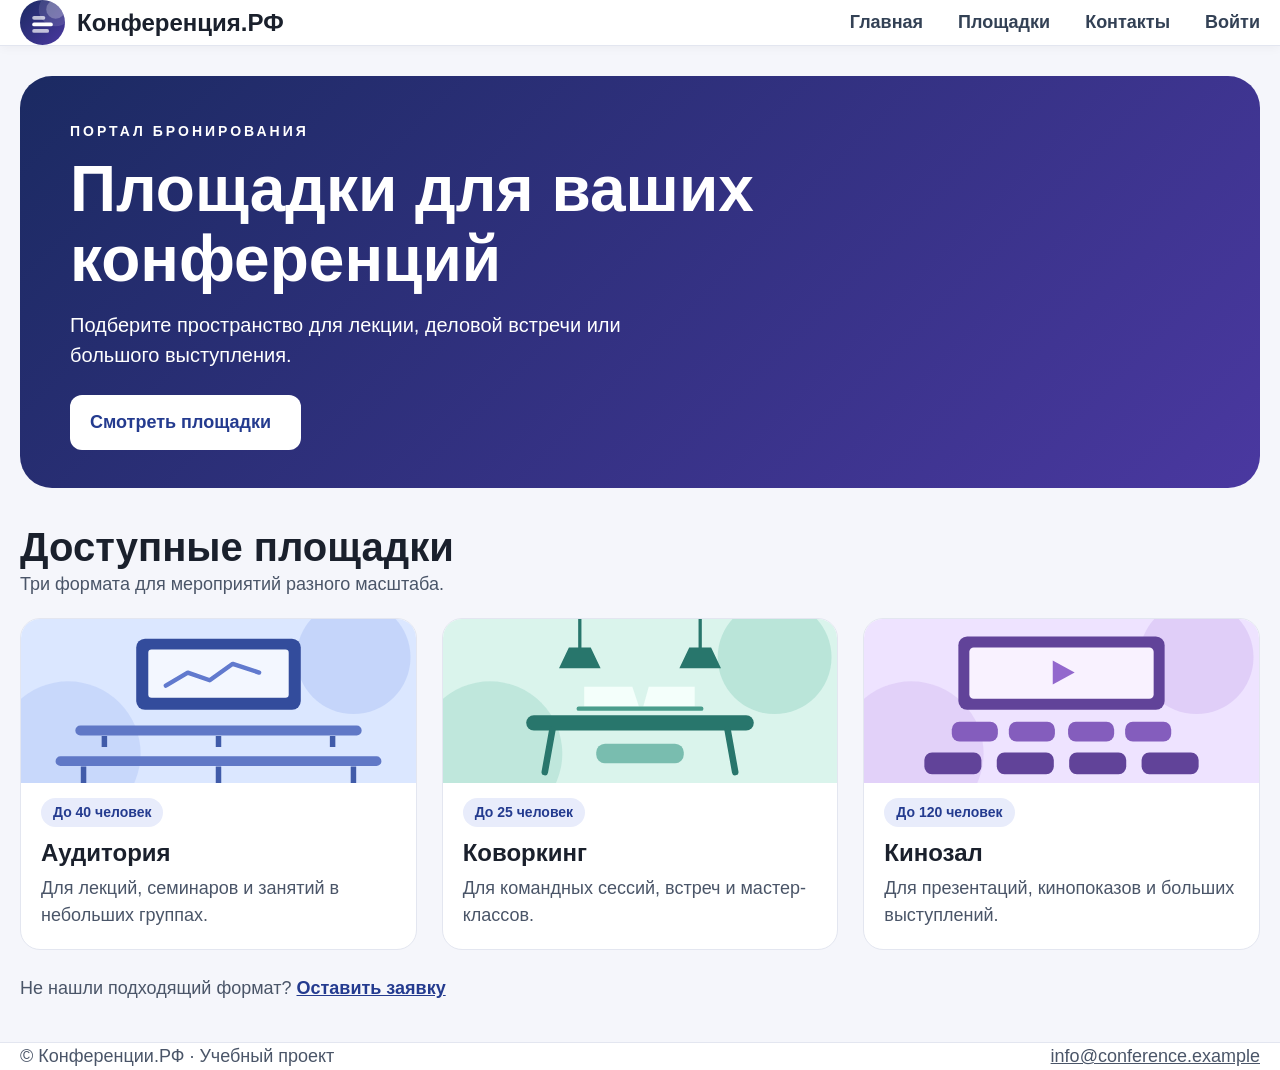
<file: index.html>
<!DOCTYPE html>
<html lang="ru">
<head>
  <meta charset="UTF-8">
  <meta name="viewport" content="width=device-width, initial-scale=1.0">
  <title>Конференция.РФ — площадки для конференций</title>
  <link rel="stylesheet" href="style.css">
</head>
<body>

  <header class="top">
    <div class="box top-box">
      <a class="logo" href="index.html">
        <img class="logo-img" src="assets/logo.svg" alt="Логотип">
        <p class="name">Конференция.РФ</p>
      </a>

      <nav class="menu">
        <a href="index.html">Главная</a>
        <a href="index.html#places">Площадки</a>
        <a href="#footer">Контакты</a>
        <a href="login.html">Войти</a>
      </nav>
    </div>
  </header>

  <main class="box">

    <section class="banner">
      <p class="small">Портал бронирования</p>
      <h1 class="big">Площадки для ваших конференций</h1>
      <p class="text">Подберите пространство для лекции, деловой встречи или большого выступления.</p>
      <a class="btn" href="#places">Смотреть площадки &nbsp;</a>
    </section>

    <section id="places">
      <h2 class="title">Доступные площадки</h2>
      <p class="sub">Три формата для мероприятий разного масштаба.</p>

      <div class="cards">

        <article class="card">
          <img src="assets/classroom.svg" alt="Аудитория">
          <div class="info">
            <p class="people">До 40 человек</p>
            <h3>Аудитория</h3>
            <p>Для лекций, семинаров и занятий в небольших группах.</p>
          </div>
        </article>

        <article class="card">
          <img src="assets/coworking.svg" alt="Коворкинг">
          <div class="info">
            <p class="people">До 25 человек</p>
            <h3>Коворкинг</h3>
            <p>Для командных сессий, встреч и мастер-классов.</p>
          </div>
        </article>

        <article class="card">
          <img src="assets/cinema.svg" alt="Кинозал">
          <div class="info">
            <p class="people">До 120 человек</p>
            <h3>Кинозал</h3>
            <p>Для презентаций, кинопоказов и больших выступлений.</p>
          </div>
        </article>

      </div>

      <p class="more">Не нашли подходящий формат? <a href="application.html">Оставить заявку</a></p>
    </section>

  </main>

  <footer class="bottom" id="footer">
    <div class="box bottom-box">
      <p>© Конференции.РФ · Учебный проект</p>
      <a href="mailto:info@conference.example">info@conference.example</a>
    </div>
  </footer>

</body>
</html>
</file>
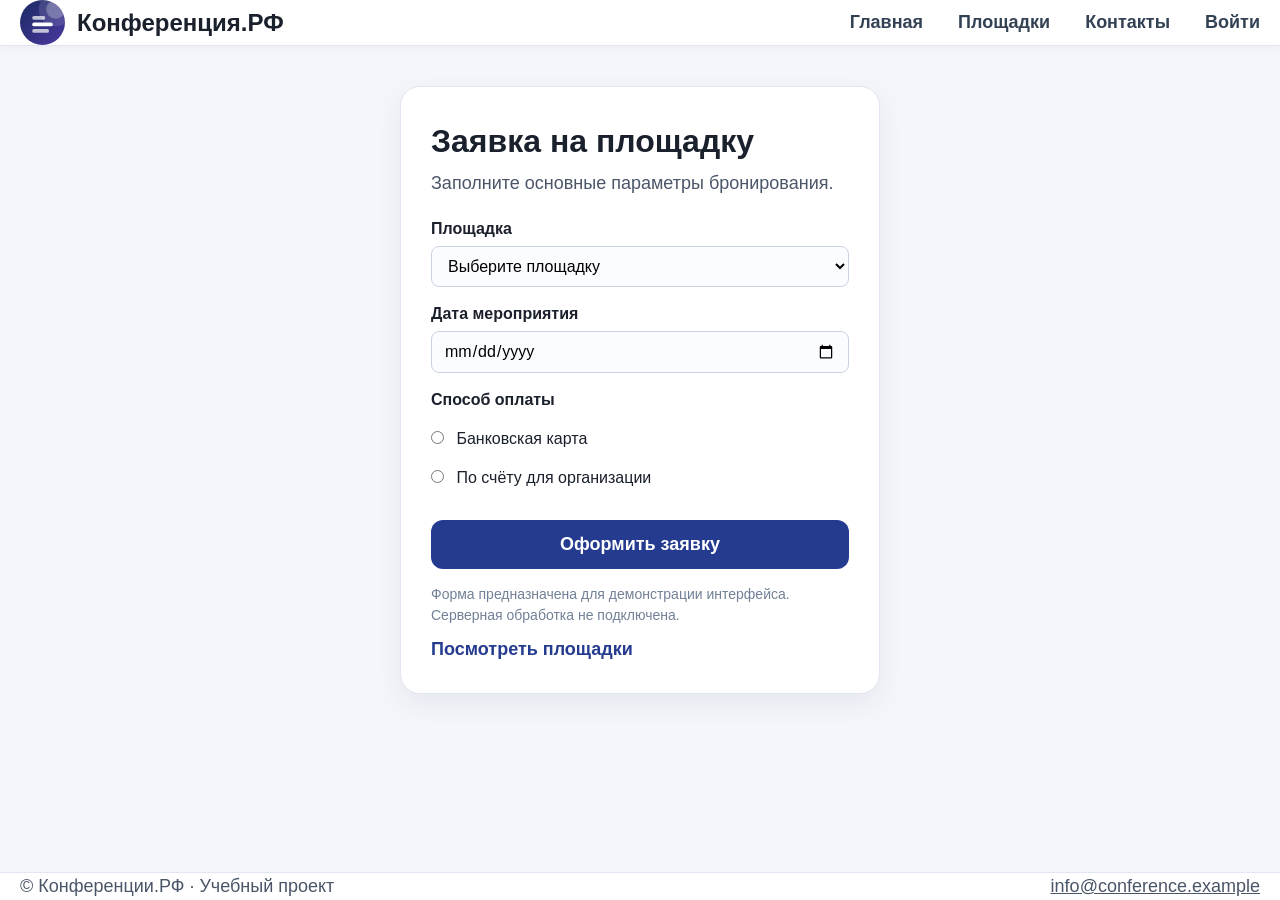
<file: application.html>
<!DOCTYPE html>
<html lang="ru">
<head>
  <meta charset="UTF-8">
  <meta name="viewport" content="width=device-width, initial-scale=1.0">
  <title>Заявка на площадку — Конференция.РФ</title>
  <link rel="stylesheet" href="style.css">
</head>
<body>

  <header class="top">
    <div class="box top-box">
      <a class="logo" href="index.html">
        <img class="logo-img" src="assets/logo.svg" alt="Логотип">
        <p class="name">Конференция.РФ</p>
      </a>

      <nav class="menu">
        <a href="index.html">Главная</a>
        <a href="index.html#places">Площадки</a>
        <a href="#footer">Контакты</a>
        <a href="login.html">Войти</a>
      </nav>
    </div>
  </header>

  <main class="box">
    <section class="form-card">
      <h1 class="form-title">Заявка на площадку</h1>
      <p class="sub">Заполните основные параметры бронирования.</p>

      <form action="#" method="get">
        <label for="venue">Площадка</label>
        <select class="input" id="venue" name="venue" required>
          <option value="">Выберите площадку</option>
          <option value="auditorium">Аудитория — до 40 человек</option>
          <option value="coworking">Коворкинг — до 25 человек</option>
          <option value="cinema">Кинозал — до 120 человек</option>
        </select>

        <label for="event-date">Дата мероприятия</label>
        <input class="input" id="event-date" name="event-date" type="date" required>

        <p class="label">Способ оплаты</p>
        <label class="radio"><input type="radio" name="payment" value="card" required> Банковская карта</label>
        <label class="radio"><input type="radio" name="payment" value="invoice"> По счёту для организации</label>

        <button class="btn send" type="submit">Оформить заявку</button>
      </form>

      <p class="note">Форма предназначена для демонстрации интерфейса. Серверная обработка не подключена.</p>
      <a class="back" href="index.html#places">Посмотреть площадки</a>
    </section>
  </main>

  <footer class="bottom" id="footer">
    <div class="box bottom-box">
      <p>© Конференции.РФ · Учебный проект</p>
      <a href="mailto:info@conference.example">info@conference.example</a>
    </div>
  </footer>

</body>
</html>
</file>
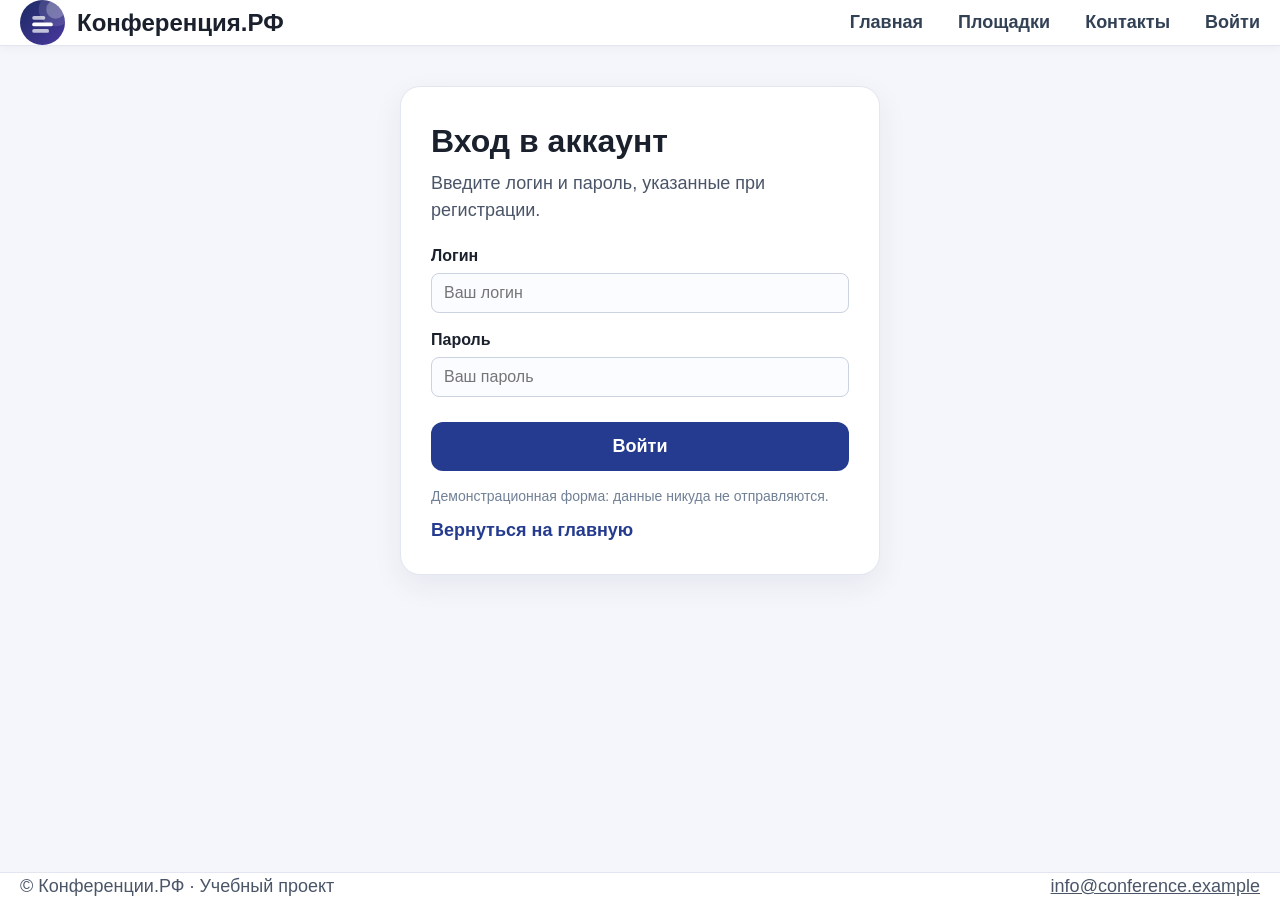
<file: login.html>
<!DOCTYPE html>
<html lang="ru">
<head>
  <meta charset="UTF-8">
  <meta name="viewport" content="width=device-width, initial-scale=1.0">
  <title>Вход - Конференция.РФ</title>
  <link rel="stylesheet" href="style.css">
</head>
<body>

  <header class="top">
    <div class="box top-box">
      <a class="logo" href="index.html">
        <img class="logo-img" src="assets/logo.svg" alt="Логотип">
        <p class="name">Конференция.РФ</p>
      </a>

      <nav class="menu">
        <a href="index.html">Главная</a>
        <a href="index.html#places">Площадки</a>
        <a href="#footer">Контакты</a>
        <a href="login.html">Войти</a>
      </nav>
    </div>
  </header>

  <main class="box">
    <section class="form-card">
      <h1 class="form-title">Вход в аккаунт</h1>
      <p class="sub">Введите логин и пароль, указанные при регистрации.</p>

      <form action="#" method="get">
        <label for="login">Логин</label>
        <input class="input" id="login" name="login" type="text" placeholder="Ваш логин" required>

        <label for="password">Пароль</label>
        <input class="input" id="password" name="password" type="password" placeholder="Ваш пароль" required>

        <button class="btn send" type="submit">Войти</button>
      </form>

      <p class="note">Демонстрационная форма: данные никуда не отправляются.</p>
      <a class="back" href="index.html">Вернуться на главную</a>
    </section>
  </main>

  <footer class="bottom" id="footer">
    <div class="box bottom-box">
      <p>© Конференции.РФ · Учебный проект</p>
      <a href="mailto:info@conference.example">info@conference.example</a>
    </div>
  </footer>

</body>
</html>
</file>
<file: style.css>
* {
  margin: 0;
  padding: 0;
  box-sizing: border-box;
}

body {
  font-family: "Segoe UI", Arial, sans-serif;
  font-size: 18px;
  line-height: 1.5;
  color: #1a202c;
  background: #f5f6fb;
  min-height: 100vh;
  display: flex;
  flex-direction: column;
}

main { flex: 1; }

a { color: inherit; text-decoration: none; }
img { display: block; width: 100%; }

.box {
  max-width: 1400px;
  margin: 0 auto;
}

.top {
  background: white;
  border-bottom: 1px solid #e3e6f0;
  box-shadow: 0 2px 10px rgba(0, 0, 0, 0.04);
}

.top-box {
  display: flex;
  justify-content: space-between;
  align-items: center;
  padding: 15px 0;
}

.logo {
  display: flex;
  align-items: center;
  gap: 12px;
}

.logo-img {
  width: 45px;
  height: 45px;
}

.name {
  font-size: 24px;
  font-weight: bold;
}

.menu a {
  margin-left: 30px;
  font-weight: bold;
  color: #334155;
}

.menu a {
  padding-bottom: 4px;
  border-bottom: 2px solid transparent;
  transition: color 0.2s, border-color 0.2s;
}

.menu a:hover {
  color: #243b8f;
  border-color: #243b8f;
}

.banner {
  position: relative;
  overflow: hidden;
  margin-top: 30px;
  padding: 45px 50px 38px;
  color: white;
  background: linear-gradient(135deg, #1b2a62, #4a38a0);
  border-radius: 32px;
}

.banner > * { position: relative; z-index: 1; }

.small {
  font-size: 14px;
  font-weight: bold;
  letter-spacing: 3px;
  text-transform: uppercase;
}

.big {
  max-width: 720px;
  margin: 12px 0 15px;
  font-size: 64px;
  line-height: 1.1;
}

.text {
  max-width: 600px;
  margin-bottom: 25px;
  font-size: 20px;
}

.btn {
  display: inline-block;
  padding: 14px 20px;
  font-size: 18px;
  font-weight: bold;
  color: #243b8f;
  background: white;
  border-radius: 12px;
  transition: background 0.2s;
}

.btn:hover {
  background: #e8ecfb;
}

.title {
  margin-top: 35px;
  font-size: 40px;
  line-height: 1.2;
}

.sub {
  margin-bottom: 20px;
  color: #4a5568;
}

.cards {
  display: flex;
  gap: 25px;
}

.card {
  width: 33.33%;
  overflow: hidden;
  background: white;
  border: 1px solid #e3e6f0;
  border-radius: 20px;
}

.info { padding: 15px 20px 20px; }

.people {
  display: inline-block;
  padding: 4px 12px;
  font-size: 14px;
  font-weight: bold;
  color: #243b8f;
  background: #e8ecfb;
  border-radius: 20px;
}

.info h3 {
  margin: 8px 0 4px;
  font-size: 24px;
}

.info p { color: #4a5568; }
.info .people { color: #243b8f; }

.more {
  margin-top: 25px;
  color: #4a5568;
}
.more a {
  font-weight: bold;
  color: #243b8f;
  text-decoration: underline;
}

.form-card {
  max-width: 480px;
  margin: 40px auto 0;
  padding: 30px;
  background: white;
  border: 1px solid #e3e6f0;
  border-radius: 20px;
  box-shadow: 0 10px 30px rgba(31, 45, 91, 0.07);
}

.form-title {
  margin-bottom: 5px;
  font-size: 32px;
}

.form-card label,
.label {
  display: block;
  margin: 15px 0 5px;
  font-size: 16px;
  font-weight: bold;
}

.input {
  width: 100%;
  padding: 10px 12px;
  font-family: inherit;
  font-size: 16px;
  border: 1px solid #cbd2e1;
  border-radius: 8px;
  background: #fbfcff;
}

.input:focus {
  outline: none;
  border-color: #243b8f;
  box-shadow: 0 0 0 3px rgba(36, 59, 143, 0.15);
}

.form-card .radio { font-weight: normal; }
.radio input { margin-right: 8px; accent-color: #243b8f; }

.send {
  width: 100%;
  margin-top: 25px;
  color: white;
  background: #243b8f;
  border: 0;
  font-family: inherit;
  cursor: pointer;
}
.send { transition: background 0.2s; }
.send:hover { background: #1b2a62; }

.note {
  margin-top: 15px;
  font-size: 14px;
  color: #718096;
}

.back:hover { text-decoration: underline; }

.back {
  display: inline-block;
  margin-top: 10px;
  font-weight: bold;
  color: #243b8f;
}

.bottom {
  margin-top: 40px;
  color: #4a5568;
  background: white;
  border-top: 1px solid #e3e6f0;
}

.bottom-box {
  display: flex;
  justify-content: space-between;
  align-items: center;
  padding: 20px 0;
  font-size: 18px;
}

.bottom a { text-decoration: underline; }

@media (max-width: 1450px) {
  .box { padding: 0 20px; }
}

@media (max-width: 800px) {
  .top-box {
    display: block;
    padding: 20px 20px 12px;
  }

  .menu { margin-top: 12px; }
  .menu a { margin: 0 20px 0 0; }

  .banner { padding: 35px 25px 30px; margin-top: 20px; border-radius: 28px; }
    .title { font-size: 30px; }

  .cards { display: block; }
  .card { width: 100%; margin-bottom: 20px; }

  .form-card { margin-top: 20px; padding: 20px; }

  .bottom-box { display: block; }
  .bottom-box p { margin-bottom: 15px; }
}
</file>
